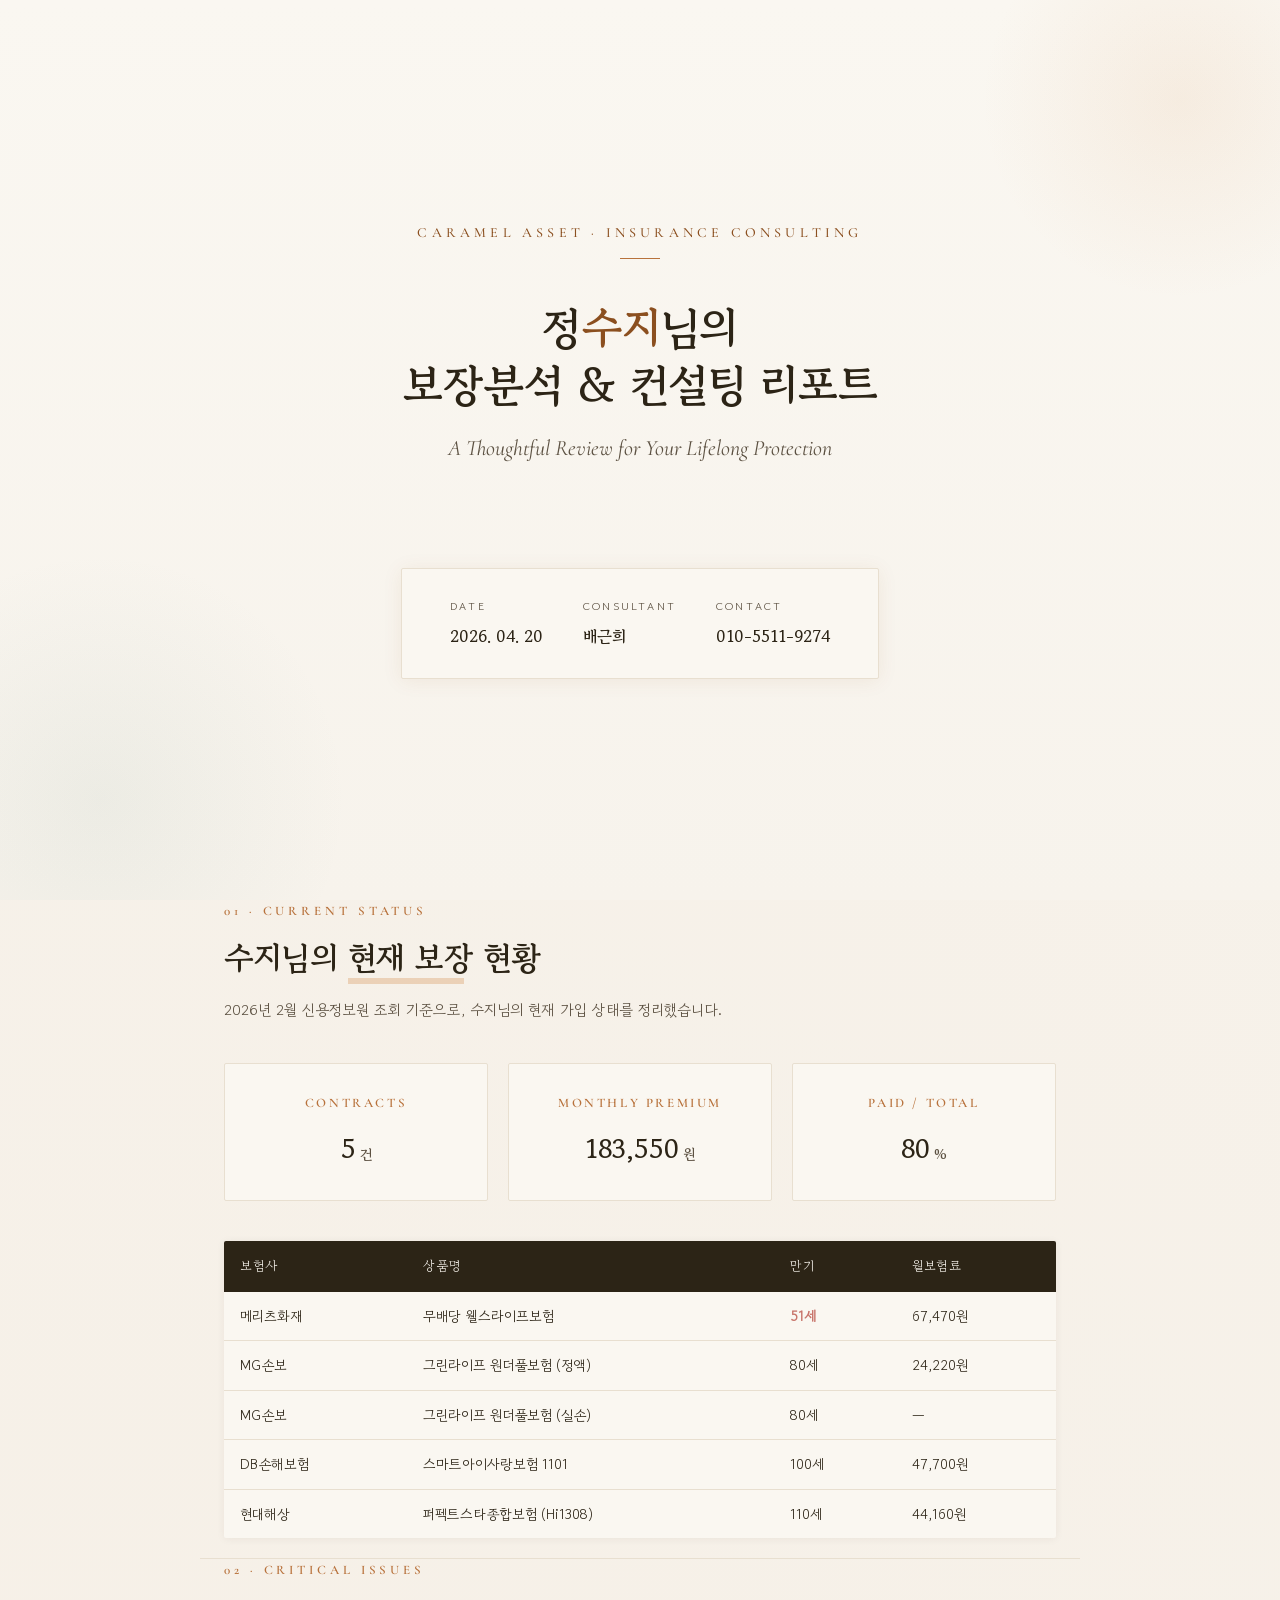
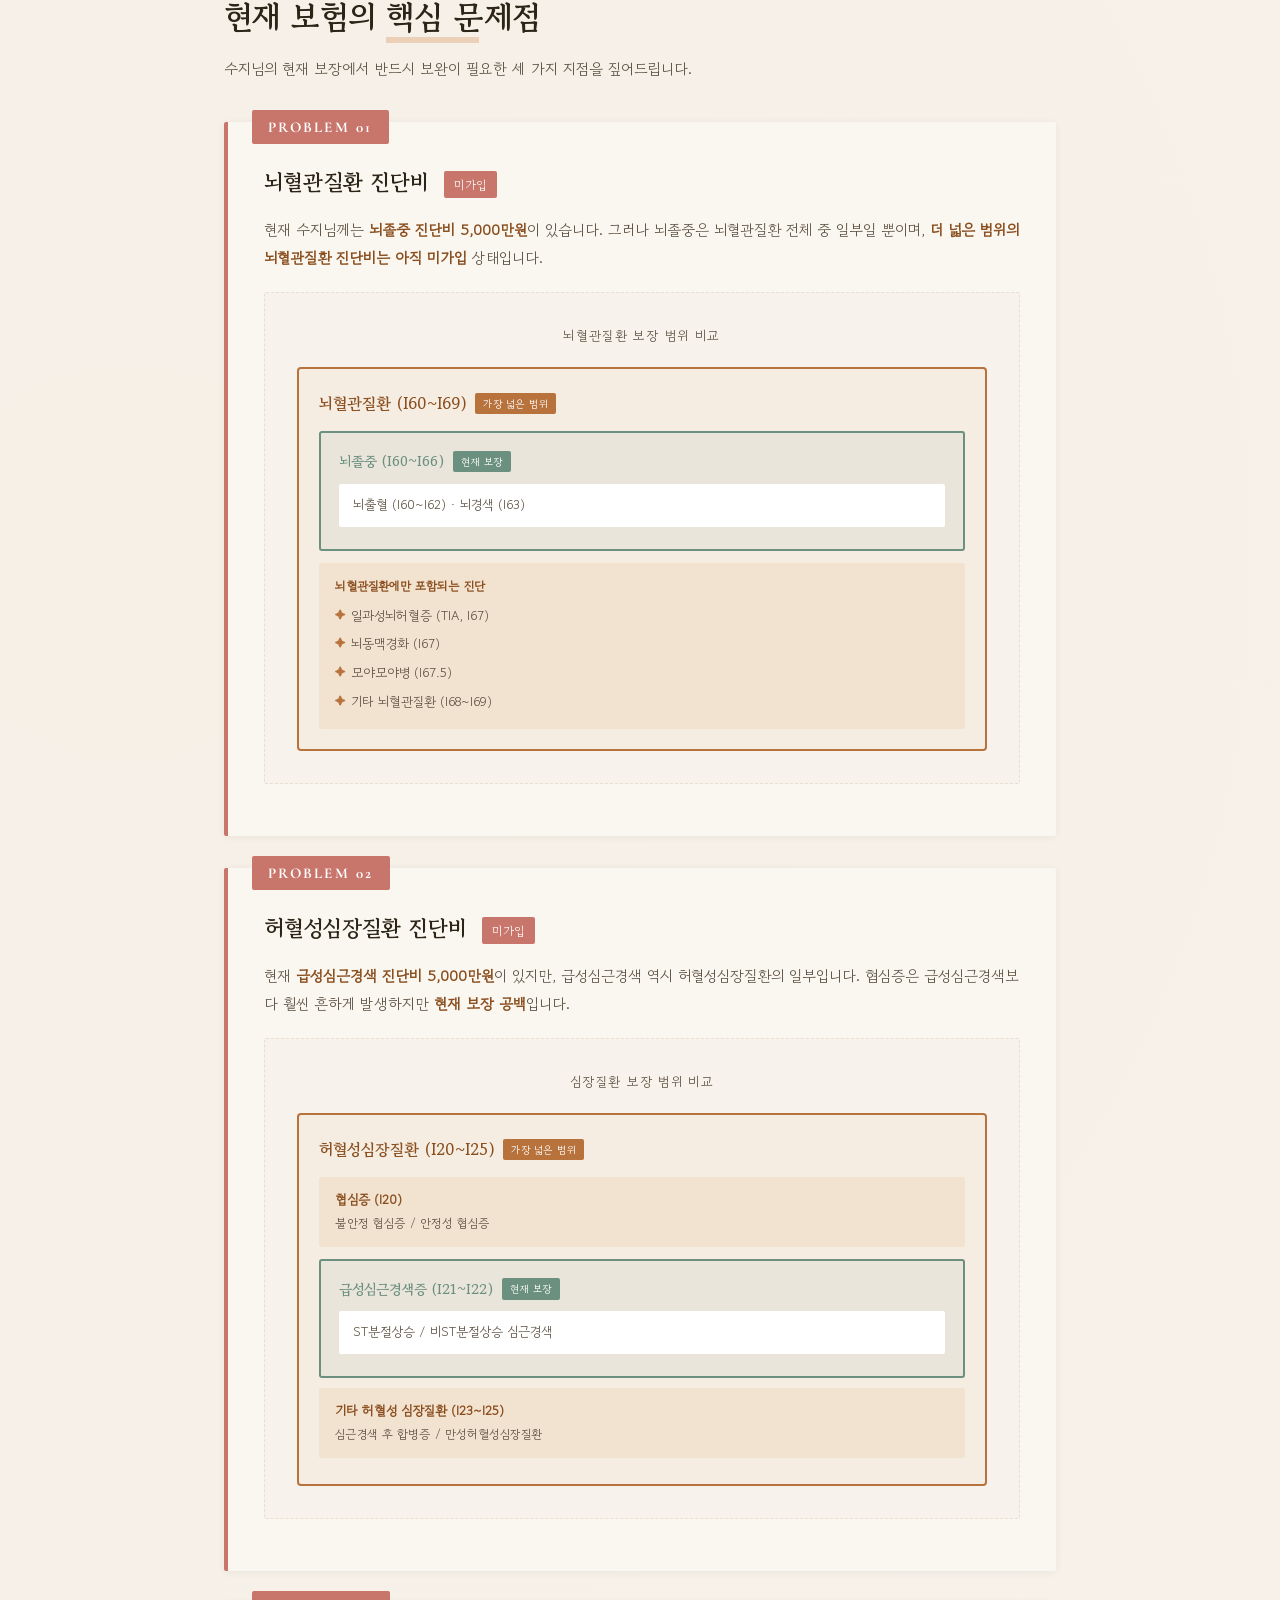
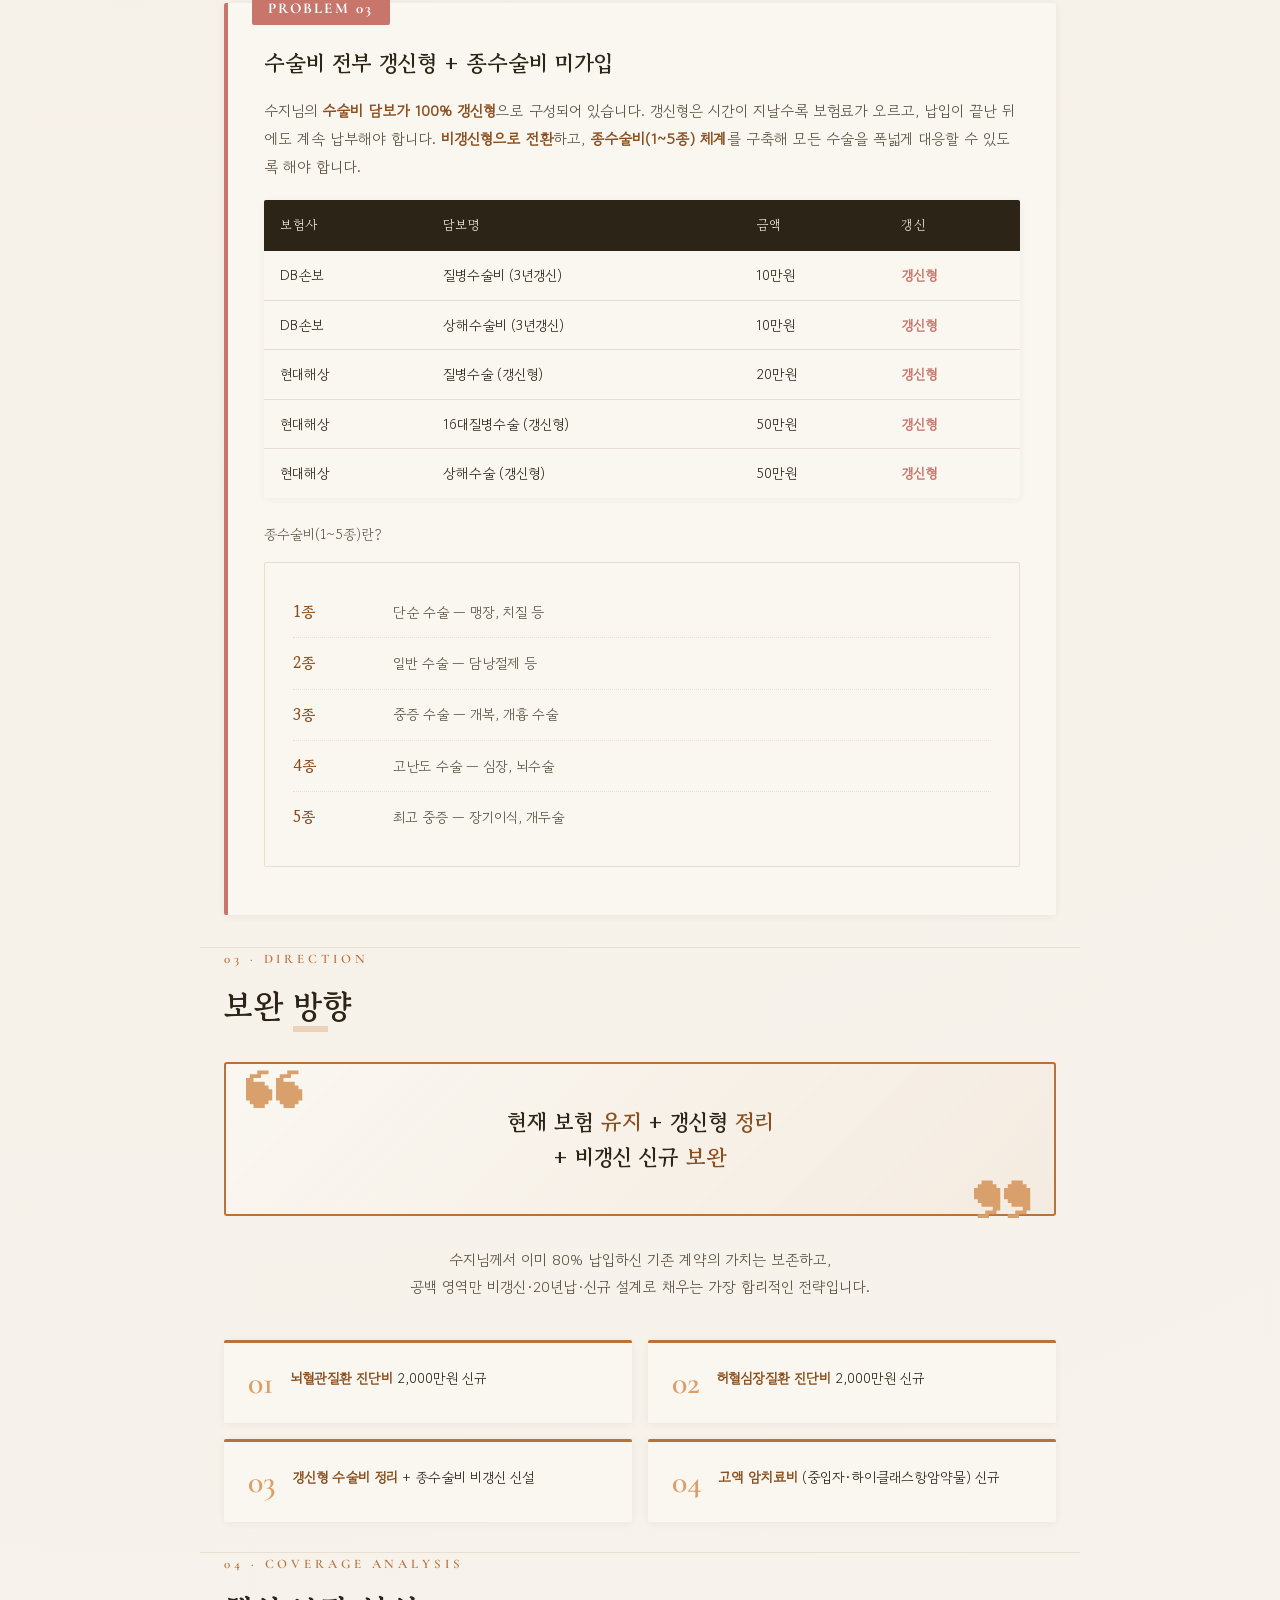
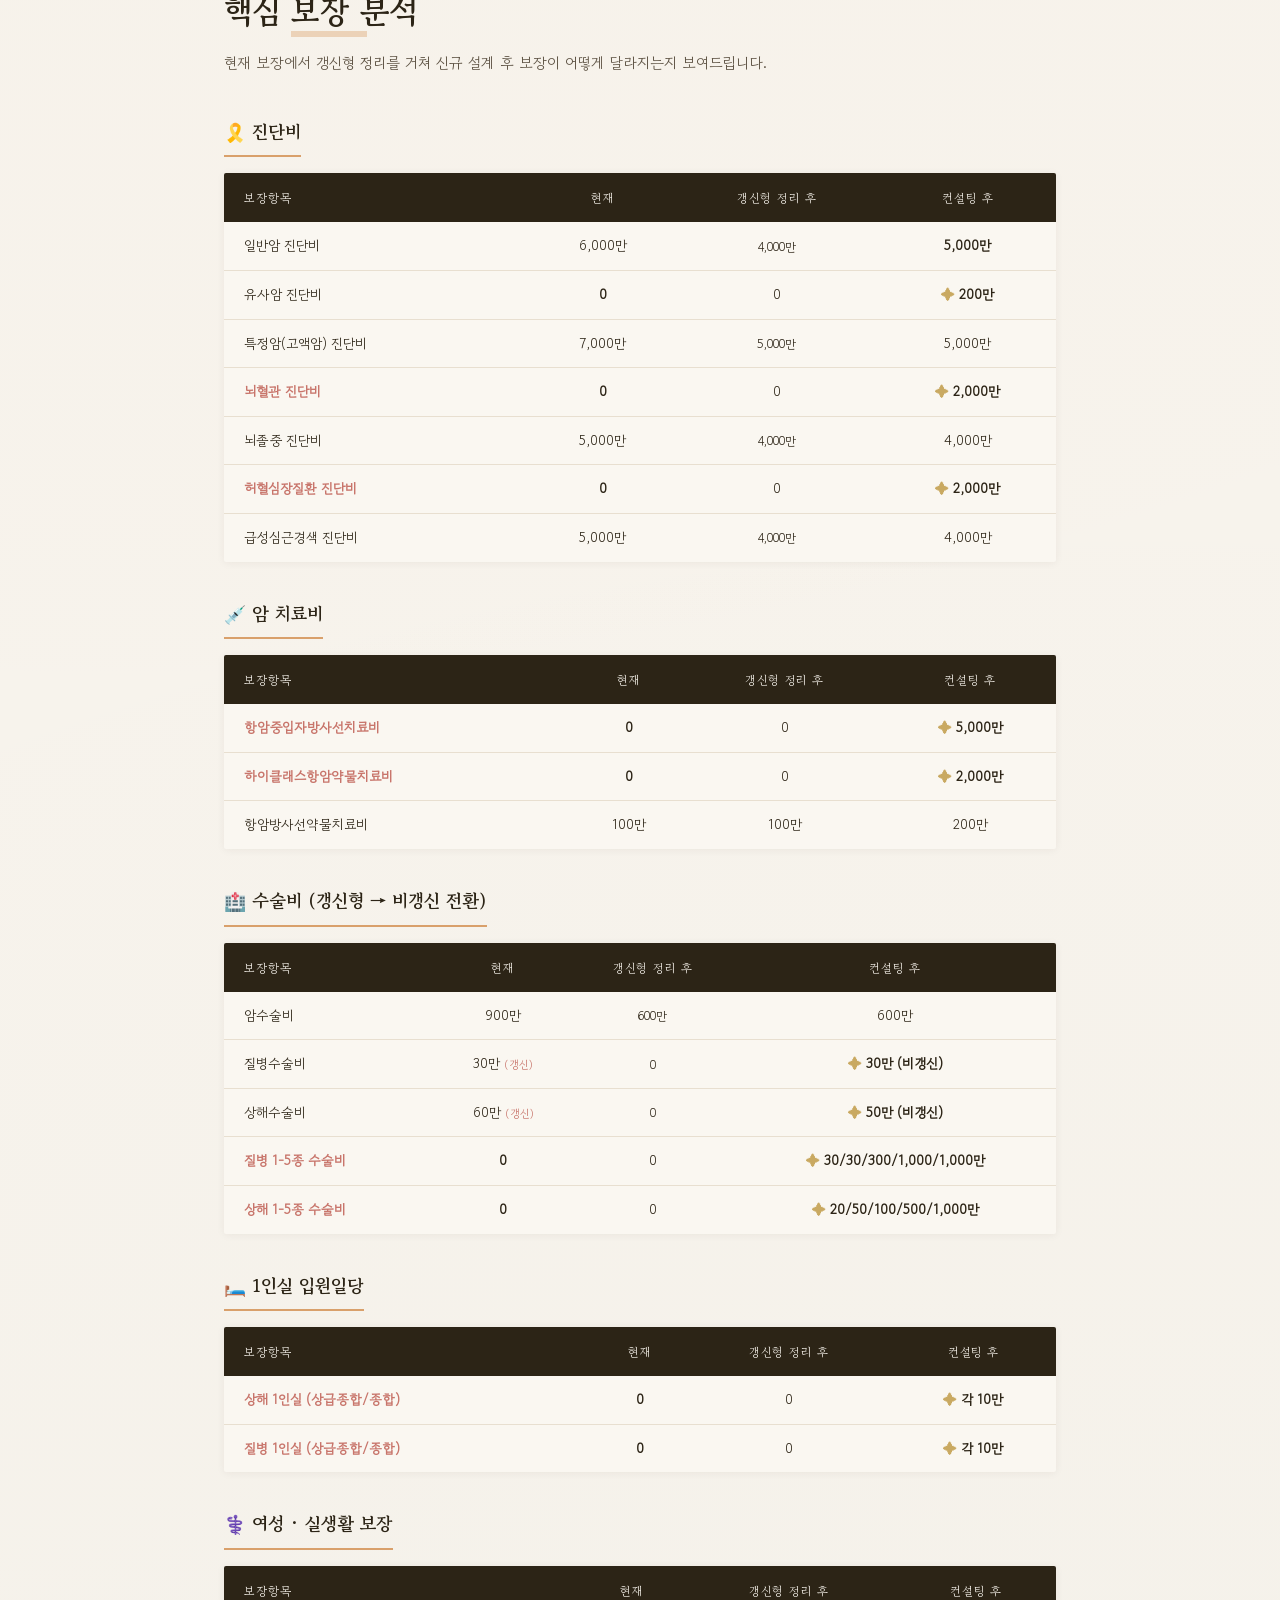
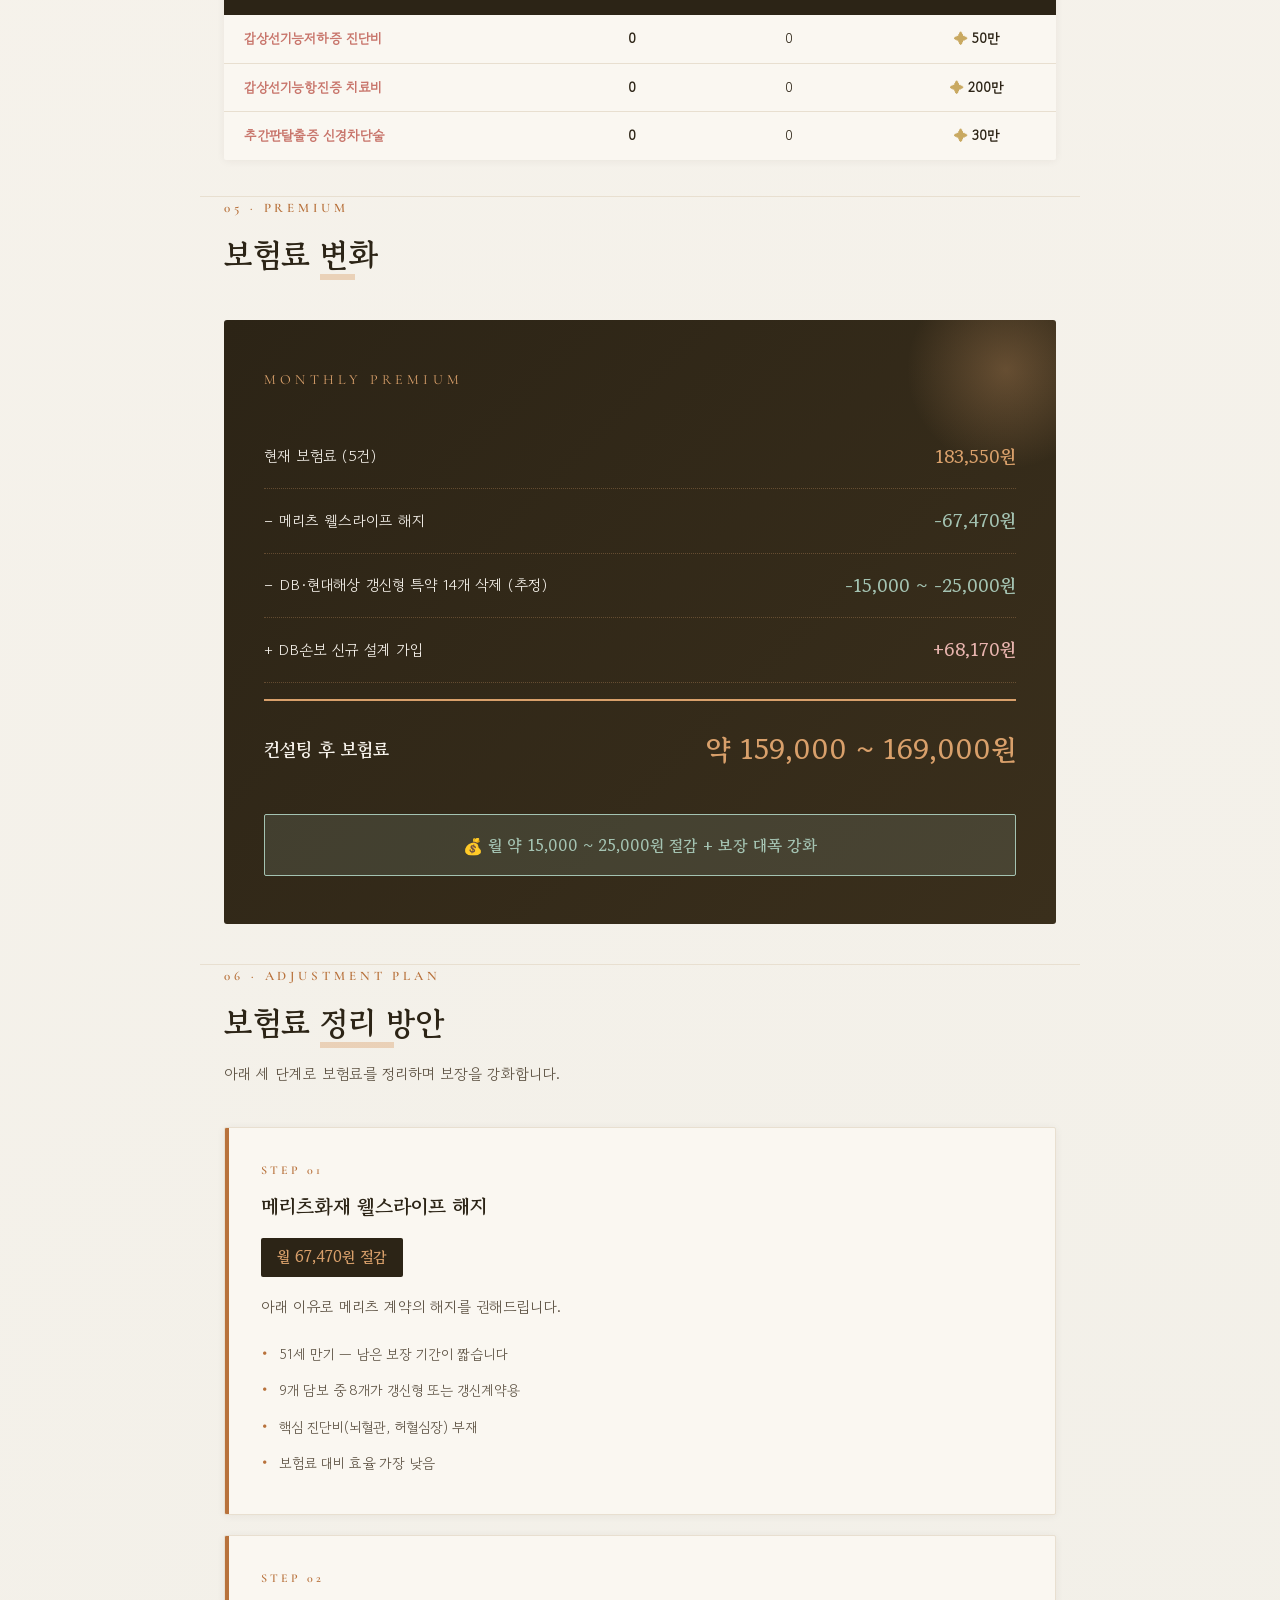
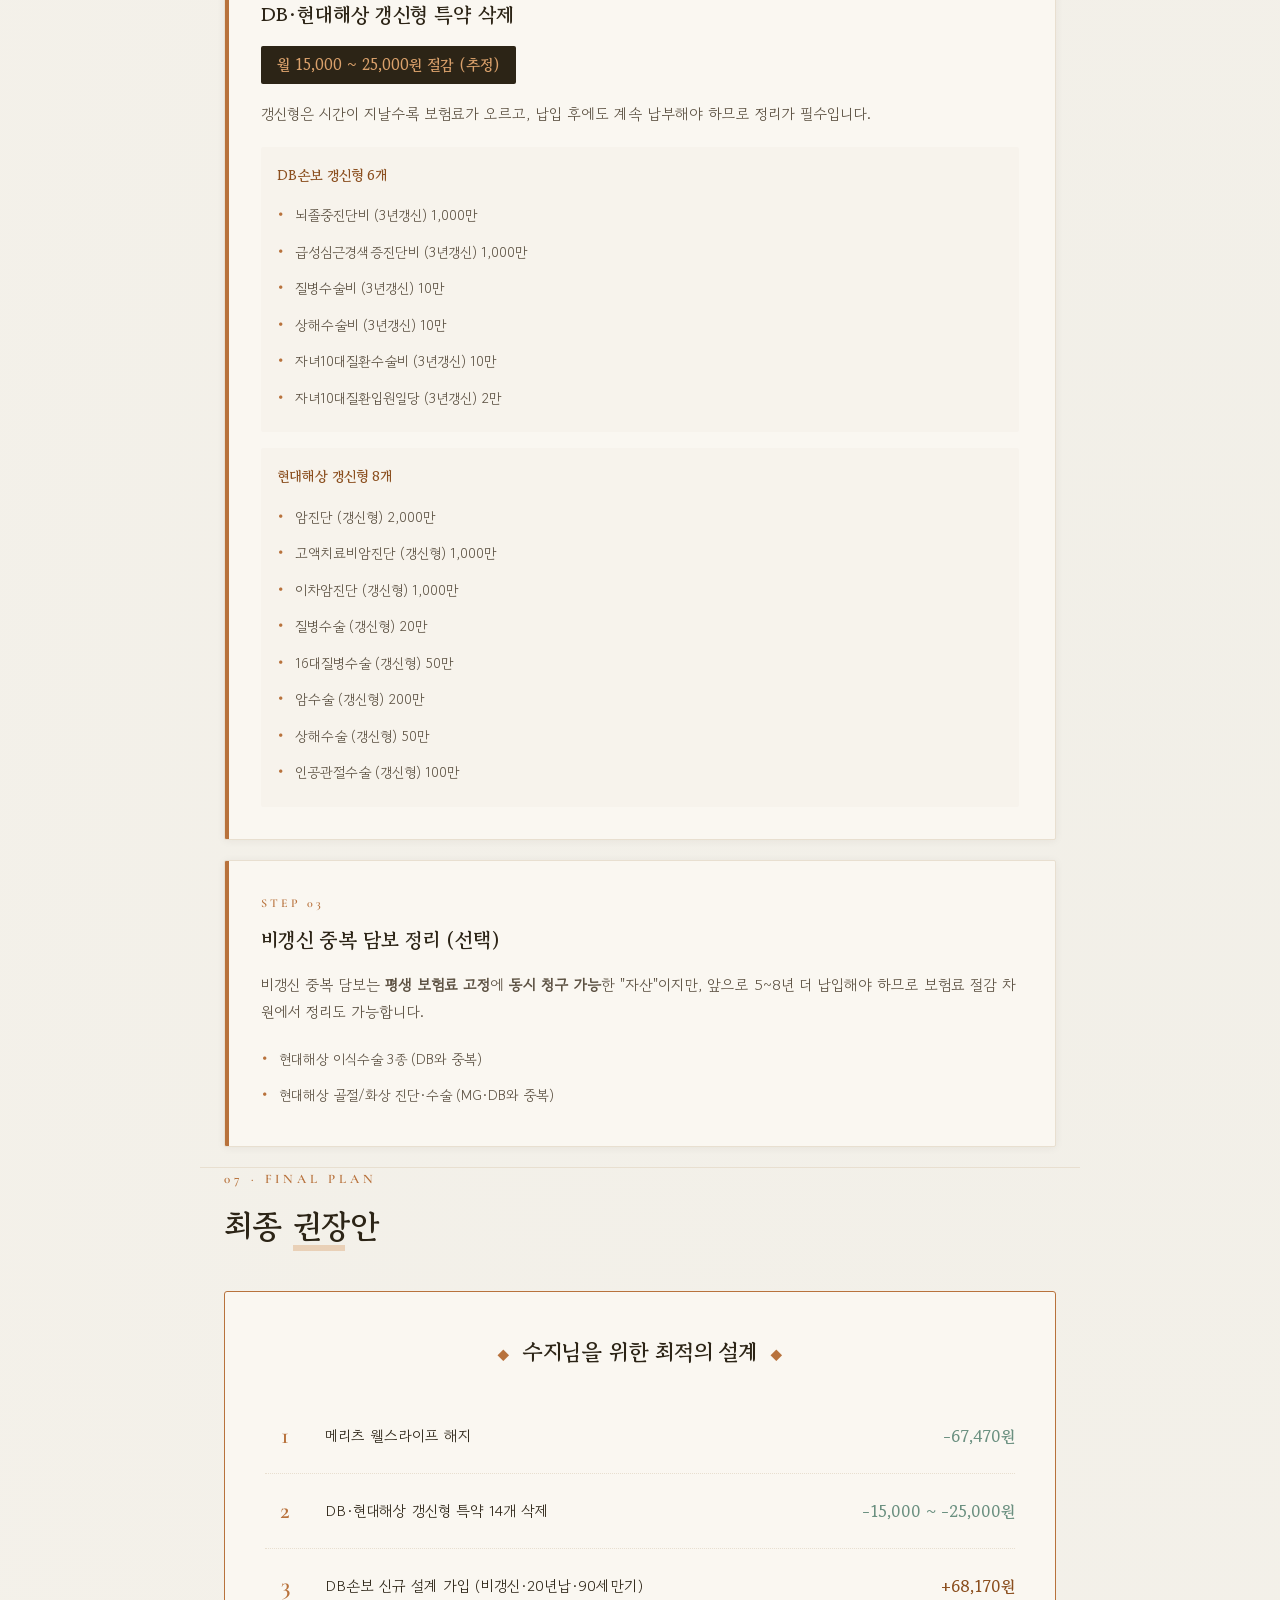
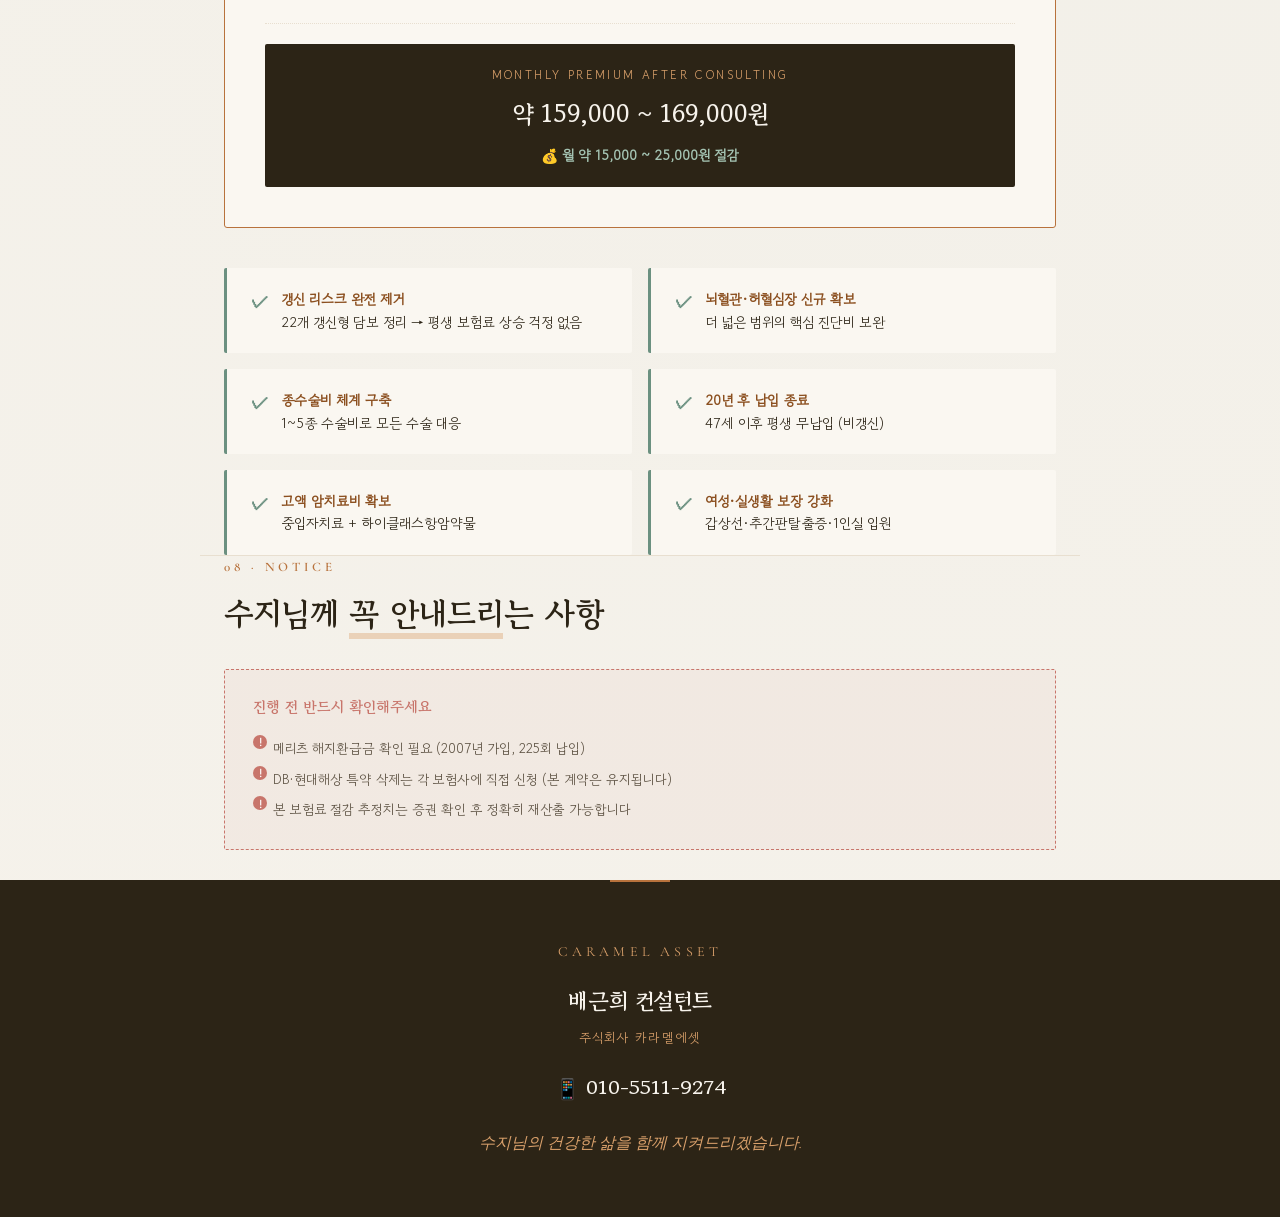
<file: 정수지님_보장분석_컨설팅_리포트.html>
<!DOCTYPE html>
<html lang="ko">
<head>
<meta charset="UTF-8">
<meta name="viewport" content="width=device-width, initial-scale=1.0, maximum-scale=5.0">
<meta name="theme-color" content="#2C2416">
<meta name="apple-mobile-web-app-capable" content="yes">
<meta name="apple-mobile-web-app-status-bar-style" content="black-translucent">
<title>정수지님 보장분석 & 컨설팅 리포트</title>
<link rel="preconnect" href="https://fonts.googleapis.com">
<link rel="preconnect" href="https://fonts.gstatic.com" crossorigin>
<link href="https://fonts.googleapis.com/css2?family=Gowun+Batang:wght@400;700&family=Gowun+Dodum&family=Cormorant+Garamond:wght@400;500;600;700&display=swap" rel="stylesheet">
<style>
  :root {
    --cream: #F7F3EC;
    --paper: #FAF7F1;
    --ink: #2C2416;
    --ink-soft: #5C5142;
    --caramel: #B8723C;
    --caramel-light: #D9A06B;
    --caramel-deep: #8B4F1F;
    --mint: #6B9080;
    --mint-light: #A4C3B2;
    --rose: #C8756B;
    --rose-light: #E8B4AE;
    --gold: #C9A961;
    --border: #E8DFD0;
    --shadow: 0 2px 20px rgba(139, 79, 31, 0.08);
    --shadow-soft: 0 1px 8px rgba(44, 36, 22, 0.06);
  }

  * { margin: 0; padding: 0; box-sizing: border-box; }

  body {
    font-family: 'Gowun Dodum', sans-serif;
    background: var(--cream);
    color: var(--ink);
    line-height: 1.75;
    font-size: 15px;
    background-image:
      radial-gradient(circle at 10% 20%, rgba(217, 160, 107, 0.04) 0%, transparent 40%),
      radial-gradient(circle at 90% 80%, rgba(107, 144, 128, 0.04) 0%, transparent 40%);
  }

  .container {
    max-width: 880px;
    margin: 0 auto;
    padding: 0 24px;
  }

  /* ===== COVER ===== */
  .cover {
    min-height: 100vh;
    display: flex;
    flex-direction: column;
    justify-content: center;
    align-items: center;
    text-align: center;
    padding: 60px 24px;
    background: linear-gradient(180deg, var(--paper) 0%, var(--cream) 100%);
    position: relative;
    overflow: hidden;
  }

  .cover::before {
    content: '';
    position: absolute;
    top: -100px;
    right: -100px;
    width: 400px;
    height: 400px;
    background: radial-gradient(circle, rgba(217, 160, 107, 0.12) 0%, transparent 70%);
    border-radius: 50%;
  }

  .cover::after {
    content: '';
    position: absolute;
    bottom: -150px;
    left: -150px;
    width: 500px;
    height: 500px;
    background: radial-gradient(circle, rgba(107, 144, 128, 0.08) 0%, transparent 70%);
    border-radius: 50%;
  }

  .cover-logo {
    font-family: 'Cormorant Garamond', serif;
    font-size: 14px;
    letter-spacing: 0.3em;
    color: var(--caramel-deep);
    margin-bottom: 40px;
    text-transform: uppercase;
    font-weight: 500;
    position: relative;
    z-index: 1;
  }

  .cover-logo::after {
    content: '';
    display: block;
    width: 40px;
    height: 1px;
    background: var(--caramel);
    margin: 12px auto 0;
  }

  .cover-title-kr {
    font-family: 'Gowun Batang', serif;
    font-size: 44px;
    font-weight: 700;
    color: var(--ink);
    margin-bottom: 16px;
    line-height: 1.3;
    position: relative;
    z-index: 1;
  }

  .cover-title-kr .highlight {
    color: var(--caramel-deep);
    position: relative;
  }

  .cover-subtitle {
    font-family: 'Cormorant Garamond', serif;
    font-size: 22px;
    font-style: italic;
    color: var(--ink-soft);
    margin-bottom: 60px;
    position: relative;
    z-index: 1;
  }

  .cover-meta {
    display: flex;
    gap: 40px;
    margin-top: 40px;
    padding: 28px 48px;
    background: var(--paper);
    border: 1px solid var(--border);
    border-radius: 2px;
    box-shadow: var(--shadow);
    position: relative;
    z-index: 1;
  }

  .cover-meta-item {
    text-align: left;
  }

  .cover-meta-label {
    font-size: 11px;
    letter-spacing: 0.2em;
    color: var(--ink-soft);
    text-transform: uppercase;
    margin-bottom: 6px;
  }

  .cover-meta-value {
    font-family: 'Gowun Batang', serif;
    font-size: 16px;
    color: var(--ink);
    font-weight: 700;
  }

  /* ===== SECTION ===== */
  section {
    padding: 80px 0;
    position: relative;
  }

  section + section {
    border-top: 1px solid var(--border);
  }

  .section-number {
    font-family: 'Cormorant Garamond', serif;
    font-size: 13px;
    letter-spacing: 0.3em;
    color: var(--caramel);
    text-transform: uppercase;
    margin-bottom: 12px;
    font-weight: 600;
  }

  .section-title {
    font-family: 'Gowun Batang', serif;
    font-size: 32px;
    font-weight: 700;
    color: var(--ink);
    margin-bottom: 12px;
    line-height: 1.4;
  }

  .section-title-accent {
    display: inline-block;
    position: relative;
    padding-bottom: 4px;
  }

  .section-title-accent::after {
    content: '';
    position: absolute;
    bottom: 0;
    left: 0;
    width: 60%;
    height: 6px;
    background: var(--caramel-light);
    opacity: 0.4;
    z-index: -1;
  }

  .section-description {
    font-size: 15px;
    color: var(--ink-soft);
    margin-bottom: 40px;
    line-height: 1.8;
  }

  /* ===== CURRENT STATUS ===== */
  .status-grid {
    display: grid;
    grid-template-columns: repeat(3, 1fr);
    gap: 20px;
    margin-bottom: 40px;
  }

  .status-card {
    background: var(--paper);
    border: 1px solid var(--border);
    padding: 28px 24px;
    border-radius: 2px;
    text-align: center;
    position: relative;
  }

  .status-card-label {
    font-family: 'Cormorant Garamond', serif;
    font-size: 13px;
    letter-spacing: 0.2em;
    color: var(--caramel);
    text-transform: uppercase;
    margin-bottom: 12px;
    font-weight: 600;
  }

  .status-card-value {
    font-family: 'Gowun Batang', serif;
    font-size: 26px;
    font-weight: 700;
    color: var(--ink);
  }

  .status-card-unit {
    font-size: 14px;
    color: var(--ink-soft);
    margin-left: 4px;
  }

  /* ===== PROBLEM ===== */
  .problem {
    background: var(--paper);
    border-left: 4px solid var(--rose);
    padding: 32px 36px;
    margin-bottom: 32px;
    border-radius: 2px;
    box-shadow: var(--shadow-soft);
    position: relative;
  }

  .problem-number {
    position: absolute;
    top: -12px;
    left: 24px;
    background: var(--rose);
    color: white;
    font-family: 'Cormorant Garamond', serif;
    font-weight: 700;
    font-size: 15px;
    padding: 4px 16px;
    letter-spacing: 0.15em;
    border-radius: 2px;
  }

  .problem-title {
    font-family: 'Gowun Batang', serif;
    font-size: 22px;
    color: var(--ink);
    margin-top: 8px;
    margin-bottom: 16px;
    font-weight: 700;
  }

  .problem-title .badge-missing {
    display: inline-block;
    background: var(--rose);
    color: white;
    font-size: 12px;
    padding: 3px 10px;
    border-radius: 2px;
    margin-left: 8px;
    font-weight: 500;
    letter-spacing: 0.05em;
    vertical-align: middle;
  }

  .problem-body {
    color: var(--ink-soft);
    margin-bottom: 20px;
    line-height: 1.85;
  }

  .problem-body strong {
    color: var(--caramel-deep);
    font-weight: 700;
  }

  /* ===== COVERAGE DIAGRAM ===== */
  .diagram {
    background: var(--cream);
    border: 1px dashed var(--border);
    padding: 32px;
    border-radius: 2px;
    margin: 20px 0;
  }

  .diagram-title {
    font-size: 13px;
    color: var(--ink-soft);
    margin-bottom: 20px;
    letter-spacing: 0.1em;
    text-align: center;
  }

  /* Nested box diagram for 뇌혈관 */
  .box-nest {
    position: relative;
  }

  .box-outer {
    border: 2px solid var(--caramel);
    background: rgba(217, 160, 107, 0.08);
    padding: 20px;
    border-radius: 4px;
    position: relative;
  }

  .box-outer > .box-label {
    font-family: 'Gowun Batang', serif;
    font-weight: 700;
    color: var(--caramel-deep);
    font-size: 16px;
    margin-bottom: 14px;
    display: flex;
    align-items: center;
    gap: 8px;
  }

  .box-outer > .box-label::after {
    content: '가장 넓은 범위';
    font-family: 'Gowun Dodum', sans-serif;
    font-size: 10px;
    background: var(--caramel);
    color: white;
    padding: 2px 8px;
    border-radius: 2px;
    font-weight: 400;
    letter-spacing: 0.05em;
  }

  .box-middle {
    border: 2px solid var(--mint);
    background: rgba(107, 144, 128, 0.08);
    padding: 16px 18px;
    border-radius: 3px;
    margin-top: 12px;
    position: relative;
  }

  .box-middle > .box-label {
    font-family: 'Gowun Batang', serif;
    font-weight: 700;
    color: var(--mint);
    font-size: 14px;
    margin-bottom: 10px;
    display: flex;
    align-items: center;
    gap: 8px;
  }

  .box-middle > .box-label::after {
    content: '현재 보장';
    font-family: 'Gowun Dodum', sans-serif;
    font-size: 10px;
    background: var(--mint);
    color: white;
    padding: 2px 8px;
    border-radius: 2px;
    font-weight: 400;
    letter-spacing: 0.05em;
  }

  .box-inner {
    background: white;
    padding: 10px 14px;
    border-radius: 2px;
    font-size: 13px;
    color: var(--ink-soft);
    margin-bottom: 6px;
  }

  .box-extra-list {
    margin-top: 12px;
    padding: 12px 16px;
    background: rgba(217, 160, 107, 0.15);
    border-radius: 3px;
  }

  .box-extra-list-title {
    font-size: 12px;
    color: var(--caramel-deep);
    font-weight: 700;
    margin-bottom: 6px;
  }

  .box-extra-list ul {
    list-style: none;
    padding-left: 0;
  }

  .box-extra-list li {
    font-size: 13px;
    color: var(--ink-soft);
    padding: 3px 0;
    padding-left: 16px;
    position: relative;
  }

  .box-extra-list li::before {
    content: '✦';
    color: var(--caramel);
    position: absolute;
    left: 0;
    top: 3px;
    font-size: 11px;
  }

  /* ===== TABLE ===== */
  .simple-table {
    width: 100%;
    border-collapse: collapse;
    background: var(--paper);
    box-shadow: var(--shadow-soft);
    border-radius: 2px;
    overflow: hidden;
    margin: 20px 0;
    font-size: 14px;
  }

  .simple-table th {
    background: var(--ink);
    color: var(--cream);
    padding: 14px 16px;
    font-weight: 500;
    font-size: 13px;
    letter-spacing: 0.05em;
    text-align: left;
    font-family: 'Gowun Batang', serif;
  }

  .simple-table td {
    padding: 12px 16px;
    border-bottom: 1px solid var(--border);
    color: var(--ink);
  }

  .simple-table tr:last-child td {
    border-bottom: none;
  }

  .simple-table .warn {
    color: var(--rose);
    font-weight: 700;
  }

  /* ===== SURGERY LIST ===== */
  .surgery-list {
    background: var(--paper);
    border: 1px solid var(--border);
    padding: 24px 28px;
    border-radius: 2px;
    margin: 16px 0;
  }

  .surgery-item {
    display: grid;
    grid-template-columns: 80px 1fr;
    gap: 20px;
    padding: 12px 0;
    border-bottom: 1px dotted var(--border);
    align-items: center;
  }

  .surgery-item:last-child {
    border-bottom: none;
  }

  .surgery-type {
    font-family: 'Gowun Batang', serif;
    font-weight: 700;
    color: var(--caramel-deep);
    font-size: 15px;
  }

  .surgery-desc {
    font-size: 14px;
    color: var(--ink-soft);
  }

  /* ===== DIRECTION BOX ===== */
  .direction-box {
    background: linear-gradient(135deg, var(--paper) 0%, rgba(217, 160, 107, 0.08) 100%);
    border: 2px solid var(--caramel);
    padding: 40px;
    border-radius: 3px;
    text-align: center;
    margin: 30px 0;
    position: relative;
  }

  .direction-box::before,
  .direction-box::after {
    content: '❝';
    position: absolute;
    font-family: 'Cormorant Garamond', serif;
    font-size: 60px;
    color: var(--caramel-light);
    line-height: 1;
  }

  .direction-box::before {
    top: 10px;
    left: 20px;
  }

  .direction-box::after {
    content: '❞';
    bottom: -30px;
    right: 20px;
  }

  .direction-title {
    font-family: 'Gowun Batang', serif;
    font-size: 22px;
    color: var(--ink);
    font-weight: 700;
    line-height: 1.6;
    position: relative;
    z-index: 1;
  }

  .direction-title .em {
    color: var(--caramel-deep);
  }

  /* ===== CORE POINTS ===== */
  .core-points {
    display: grid;
    grid-template-columns: repeat(2, 1fr);
    gap: 16px;
    margin: 30px 0;
  }

  .core-point {
    background: var(--paper);
    padding: 24px;
    border-radius: 2px;
    border-top: 3px solid var(--caramel);
    box-shadow: var(--shadow-soft);
    display: flex;
    gap: 16px;
    align-items: flex-start;
  }

  .core-point-num {
    font-family: 'Cormorant Garamond', serif;
    font-size: 32px;
    font-weight: 600;
    color: var(--caramel-light);
    line-height: 1;
  }

  .core-point-text {
    font-size: 14px;
    color: var(--ink);
    line-height: 1.6;
    font-weight: 500;
  }

  .core-point-text strong {
    color: var(--caramel-deep);
    font-weight: 700;
  }

  /* ===== COMPARISON TABLE ===== */
  .comp-section {
    margin-bottom: 36px;
  }

  .comp-section-title {
    font-family: 'Gowun Batang', serif;
    font-size: 18px;
    color: var(--ink);
    margin-bottom: 16px;
    padding-bottom: 8px;
    border-bottom: 2px solid var(--caramel-light);
    display: inline-block;
    font-weight: 700;
  }

  .comp-table {
    width: 100%;
    border-collapse: separate;
    border-spacing: 0;
    background: var(--paper);
    box-shadow: var(--shadow-soft);
    border-radius: 2px;
    overflow: hidden;
    font-size: 13.5px;
  }

  .comp-table th {
    background: var(--ink);
    color: var(--cream);
    padding: 14px 12px;
    font-weight: 500;
    font-size: 12px;
    letter-spacing: 0.08em;
    text-align: center;
    font-family: 'Gowun Batang', serif;
  }

  .comp-table th:first-child {
    text-align: left;
    padding-left: 20px;
  }

  .comp-table td {
    padding: 12px;
    border-bottom: 1px solid var(--border);
    text-align: center;
    color: var(--ink);
  }

  .comp-table td:first-child {
    text-align: left;
    padding-left: 20px;
    font-weight: 500;
  }

  .comp-table tr:last-child td {
    border-bottom: none;
  }

  .comp-table tr:hover td {
    background: rgba(217, 160, 107, 0.05);
  }

  .comp-missing {
    color: var(--rose);
    font-weight: 700;
  }

  .comp-decrease {
    color: var(--ink-soft);
    font-size: 12px;
  }

  .comp-new {
    color: var(--caramel-deep);
    font-weight: 700;
  }

  .comp-new::before {
    content: '✦ ';
    color: var(--gold);
  }

  /* ===== PRICE BOX ===== */
  .price-comparison {
    background: linear-gradient(135deg, #2C2416 0%, #3A2F1C 100%);
    color: var(--cream);
    padding: 48px 40px;
    border-radius: 3px;
    margin: 40px 0;
    position: relative;
    overflow: hidden;
  }

  .price-comparison::before {
    content: '';
    position: absolute;
    top: -50px;
    right: -50px;
    width: 200px;
    height: 200px;
    background: radial-gradient(circle, rgba(217, 160, 107, 0.3) 0%, transparent 70%);
    border-radius: 50%;
  }

  .price-title {
    font-family: 'Cormorant Garamond', serif;
    font-size: 14px;
    letter-spacing: 0.3em;
    color: var(--caramel-light);
    margin-bottom: 32px;
    text-transform: uppercase;
    position: relative;
  }

  .price-rows {
    position: relative;
  }

  .price-row {
    display: grid;
    grid-template-columns: 1fr auto;
    padding: 16px 0;
    border-bottom: 1px dotted rgba(217, 160, 107, 0.3);
    align-items: center;
  }

  .price-row:last-child {
    border-bottom: none;
  }

  .price-row.total {
    margin-top: 16px;
    padding-top: 24px;
    border-top: 2px solid var(--caramel-light);
    border-bottom: none;
  }

  .price-label {
    font-size: 15px;
    color: var(--cream);
  }

  .price-value {
    font-family: 'Gowun Batang', serif;
    font-size: 18px;
    color: var(--caramel-light);
    font-weight: 700;
  }

  .price-row.plus .price-value {
    color: var(--rose-light);
  }

  .price-row.minus .price-value {
    color: var(--mint-light);
  }

  .price-row.total .price-label {
    font-family: 'Gowun Batang', serif;
    font-size: 18px;
    font-weight: 700;
  }

  .price-row.total .price-value {
    font-size: 28px;
    color: var(--caramel-light);
  }

  .price-saving {
    background: rgba(164, 195, 178, 0.15);
    border: 1px solid var(--mint-light);
    padding: 16px 24px;
    border-radius: 2px;
    margin-top: 24px;
    text-align: center;
    font-family: 'Gowun Batang', serif;
    color: var(--mint-light);
    font-weight: 700;
    font-size: 16px;
  }

  /* ===== ACTIONS ===== */
  .action-card {
    background: var(--paper);
    border: 1px solid var(--border);
    padding: 32px 36px;
    margin-bottom: 20px;
    border-radius: 2px;
    box-shadow: var(--shadow-soft);
    position: relative;
    overflow: hidden;
  }

  .action-card::before {
    content: '';
    position: absolute;
    top: 0;
    left: 0;
    width: 4px;
    height: 100%;
    background: var(--caramel);
  }

  .action-step {
    font-family: 'Cormorant Garamond', serif;
    font-size: 12px;
    letter-spacing: 0.25em;
    color: var(--caramel);
    text-transform: uppercase;
    font-weight: 600;
    margin-bottom: 8px;
  }

  .action-title {
    font-family: 'Gowun Batang', serif;
    font-size: 20px;
    color: var(--ink);
    margin-bottom: 14px;
    font-weight: 700;
  }

  .action-amount {
    display: inline-block;
    background: var(--ink);
    color: var(--caramel-light);
    padding: 6px 16px;
    font-family: 'Gowun Batang', serif;
    font-weight: 700;
    font-size: 15px;
    border-radius: 2px;
    margin-bottom: 16px;
  }

  .action-desc {
    color: var(--ink-soft);
    margin-bottom: 16px;
    line-height: 1.8;
  }

  .action-list {
    list-style: none;
    padding: 0;
  }

  .action-list li {
    padding: 6px 0 6px 18px;
    color: var(--ink-soft);
    font-size: 14px;
    position: relative;
  }

  .action-list li::before {
    content: '•';
    position: absolute;
    left: 0;
    color: var(--caramel);
    font-weight: 700;
  }

  /* ===== FINAL SUMMARY ===== */
  .final-plan {
    background: var(--paper);
    border: 1px solid var(--caramel);
    padding: 40px;
    border-radius: 3px;
    margin: 40px 0;
  }

  .final-plan-title {
    font-family: 'Gowun Batang', serif;
    font-size: 22px;
    color: var(--ink);
    margin-bottom: 28px;
    text-align: center;
    font-weight: 700;
  }

  .final-plan-title::before,
  .final-plan-title::after {
    content: '◆';
    color: var(--caramel);
    margin: 0 12px;
    font-size: 14px;
    vertical-align: middle;
  }

  .plan-step {
    display: grid;
    grid-template-columns: 40px 1fr auto;
    gap: 20px;
    padding: 16px 0;
    border-bottom: 1px dotted var(--border);
    align-items: center;
  }

  .plan-step:last-of-type {
    border-bottom: 2px solid var(--ink);
  }

  .plan-step-num {
    font-family: 'Cormorant Garamond', serif;
    font-size: 24px;
    color: var(--caramel);
    font-weight: 600;
    text-align: center;
  }

  .plan-step-desc {
    font-size: 15px;
    color: var(--ink);
  }

  .plan-step-amount {
    font-family: 'Gowun Batang', serif;
    font-weight: 700;
    font-size: 16px;
    color: var(--caramel-deep);
  }

  .plan-step-amount.minus { color: var(--mint); }

  .plan-result {
    margin-top: 20px;
    padding: 20px;
    background: var(--ink);
    color: var(--cream);
    border-radius: 2px;
    text-align: center;
  }

  .plan-result-label {
    font-size: 12px;
    letter-spacing: 0.2em;
    color: var(--caramel-light);
    margin-bottom: 8px;
    text-transform: uppercase;
  }

  .plan-result-value {
    font-family: 'Gowun Batang', serif;
    font-size: 24px;
    font-weight: 700;
    color: var(--cream);
  }

  .plan-result-change {
    margin-top: 8px;
    font-size: 14px;
    color: var(--mint-light);
    font-weight: 700;
  }

  /* ===== VALUE LIST ===== */
  .value-grid {
    display: grid;
    grid-template-columns: repeat(2, 1fr);
    gap: 16px;
    margin-top: 24px;
  }

  .value-item {
    background: var(--paper);
    padding: 20px 24px;
    border-radius: 2px;
    border-left: 3px solid var(--mint);
    display: flex;
    gap: 12px;
    align-items: flex-start;
  }

  .value-check {
    color: var(--mint);
    font-weight: 700;
    font-size: 18px;
    line-height: 1;
    margin-top: 2px;
  }

  .value-text {
    font-size: 14px;
    color: var(--ink);
    line-height: 1.6;
  }

  .value-text strong {
    color: var(--caramel-deep);
    font-weight: 700;
  }

  /* ===== NOTICE ===== */
  .notice-box {
    background: rgba(200, 117, 107, 0.06);
    border: 1px dashed var(--rose);
    padding: 24px 28px;
    border-radius: 2px;
    margin: 30px 0;
  }

  .notice-title {
    font-family: 'Gowun Batang', serif;
    font-size: 15px;
    color: var(--rose);
    margin-bottom: 12px;
    font-weight: 700;
  }

  .notice-list {
    list-style: none;
  }

  .notice-list li {
    padding: 4px 0 4px 20px;
    font-size: 13.5px;
    color: var(--ink-soft);
    position: relative;
    line-height: 1.7;
  }

  .notice-list li::before {
    content: '!';
    position: absolute;
    left: 0;
    top: 2px;
    width: 14px;
    height: 14px;
    background: var(--rose);
    color: white;
    border-radius: 50%;
    font-size: 10px;
    display: flex;
    align-items: center;
    justify-content: center;
    font-weight: 700;
  }

  /* ===== FOOTER ===== */
  footer {
    background: var(--ink);
    color: var(--cream);
    padding: 60px 24px;
    text-align: center;
    margin-top: 0;
    position: relative;
    overflow: hidden;
  }

  footer::before {
    content: '';
    position: absolute;
    top: 0;
    left: 50%;
    transform: translateX(-50%);
    width: 60px;
    height: 2px;
    background: var(--caramel);
  }

  .footer-brand {
    font-family: 'Cormorant Garamond', serif;
    font-size: 14px;
    letter-spacing: 0.3em;
    color: var(--caramel-light);
    margin-bottom: 16px;
    text-transform: uppercase;
  }

  .footer-name {
    font-family: 'Gowun Batang', serif;
    font-size: 22px;
    margin-bottom: 8px;
    font-weight: 700;
  }

  .footer-role {
    font-size: 13px;
    color: var(--caramel-light);
    margin-bottom: 20px;
    letter-spacing: 0.1em;
  }

  .footer-contact {
    font-family: 'Gowun Batang', serif;
    font-size: 20px;
    font-weight: 700;
    color: var(--cream);
    margin-bottom: 24px;
  }

  .footer-message {
    font-family: 'Cormorant Garamond', serif;
    font-style: italic;
    font-size: 16px;
    color: var(--caramel-light);
  }

  /* ===== RESPONSIVE ===== */
  @media (max-width: 768px) {
    body { font-size: 14px; }
    .container { padding: 0 16px; }

    /* Cover */
    .cover { padding: 40px 16px; min-height: auto; padding-top: 60px; padding-bottom: 60px; }
    .cover-logo { font-size: 11px; margin-bottom: 28px; letter-spacing: 0.2em; }
    .cover-title-kr { font-size: 28px; margin-bottom: 12px; }
    .cover-subtitle { font-size: 15px; margin-bottom: 36px; padding: 0 10px; line-height: 1.5; }
    .cover-meta {
      flex-direction: column;
      gap: 14px;
      padding: 20px 24px;
      width: 100%;
      max-width: 320px;
    }
    .cover-meta-item { text-align: center; border-bottom: 1px dotted var(--border); padding-bottom: 12px; }
    .cover-meta-item:last-child { border-bottom: none; padding-bottom: 0; }
    .cover-meta-label { font-size: 10px; }
    .cover-meta-value { font-size: 15px; }

    /* Section */
    section { padding: 50px 0; }
    .section-number { font-size: 11px; margin-bottom: 10px; letter-spacing: 0.2em; }
    .section-title { font-size: 22px; line-height: 1.4; margin-bottom: 10px; }
    .section-description { font-size: 13.5px; margin-bottom: 28px; line-height: 1.7; }

    /* Status cards */
    .status-grid { grid-template-columns: 1fr; gap: 12px; margin-bottom: 28px; }
    .status-card { padding: 20px 16px; }
    .status-card-label { font-size: 11px; margin-bottom: 8px; }
    .status-card-value { font-size: 22px; }

    /* Simple table — stack on mobile */
    .simple-table {
      display: block;
      font-size: 13px;
      box-shadow: none;
      background: transparent;
    }
    .simple-table thead { display: none; }
    .simple-table tbody { display: block; }
    .simple-table tr {
      display: block;
      background: var(--paper);
      padding: 14px 16px;
      margin-bottom: 10px;
      border-radius: 3px;
      border: 1px solid var(--border);
      box-shadow: var(--shadow-soft);
    }
    .simple-table td {
      display: flex;
      justify-content: space-between;
      align-items: center;
      padding: 6px 0;
      border-bottom: 1px dotted var(--border);
      font-size: 13px;
    }
    .simple-table td:last-child { border-bottom: none; }
    .simple-table td::before {
      content: attr(data-label);
      font-size: 11px;
      color: var(--ink-soft);
      letter-spacing: 0.05em;
      margin-right: 12px;
      flex-shrink: 0;
    }

    /* Problem */
    .problem { padding: 24px 20px; margin-bottom: 24px; }
    .problem-number { font-size: 12px; padding: 3px 12px; left: 16px; }
    .problem-title { font-size: 18px; line-height: 1.5; }
    .problem-title .badge-missing {
      display: inline-block;
      margin-left: 0;
      margin-top: 6px;
      font-size: 11px;
    }
    .problem-body { font-size: 13.5px; line-height: 1.75; }

    /* Diagram */
    .diagram { padding: 20px 16px; }
    .diagram-title { font-size: 12px; margin-bottom: 16px; }
    .box-outer { padding: 14px; }
    .box-outer > .box-label { font-size: 14px; flex-wrap: wrap; gap: 6px; }
    .box-outer > .box-label::after { font-size: 9px; padding: 2px 6px; }
    .box-middle { padding: 12px 14px; }
    .box-middle > .box-label { font-size: 13px; flex-wrap: wrap; gap: 6px; }
    .box-middle > .box-label::after { font-size: 9px; padding: 2px 6px; }
    .box-inner { font-size: 12px; padding: 8px 12px; }
    .box-extra-list { padding: 10px 12px; }
    .box-extra-list-title { font-size: 11px; }
    .box-extra-list li { font-size: 12px; }

    /* Surgery list */
    .surgery-list { padding: 16px 18px; }
    .surgery-item { grid-template-columns: 60px 1fr; gap: 12px; padding: 10px 0; }
    .surgery-type { font-size: 13px; }
    .surgery-desc { font-size: 12.5px; }

    /* Direction box */
    .direction-box { padding: 32px 24px; }
    .direction-box::before, .direction-box::after { font-size: 40px; }
    .direction-box::before { top: 8px; left: 12px; }
    .direction-box::after { bottom: -20px; right: 12px; }
    .direction-title { font-size: 17px; line-height: 1.7; }

    /* Core points */
    .core-points { grid-template-columns: 1fr; gap: 12px; margin: 24px 0; }
    .core-point { padding: 20px; gap: 14px; }
    .core-point-num { font-size: 26px; }
    .core-point-text { font-size: 13.5px; }

    /* Comparison table — card layout on mobile */
    .comp-section { margin-bottom: 28px; }
    .comp-section-title { font-size: 16px; margin-bottom: 14px; }

    .comp-table {
      display: block;
      box-shadow: none;
      background: transparent;
      border-radius: 0;
      overflow: visible;
    }
    .comp-table thead { display: none; }
    .comp-table tbody { display: block; }
    .comp-table tr {
      display: grid;
      grid-template-columns: 1fr 1fr;
      background: var(--paper);
      padding: 14px 16px;
      margin-bottom: 10px;
      border-radius: 3px;
      border: 1px solid var(--border);
      box-shadow: var(--shadow-soft);
      gap: 8px 12px;
    }
    .comp-table tr:hover td { background: transparent; }
    .comp-table td {
      display: block;
      padding: 0;
      border-bottom: none;
      text-align: left;
      font-size: 13px;
    }
    .comp-table td:first-child {
      grid-column: 1 / -1;
      padding-left: 0;
      padding-bottom: 8px;
      margin-bottom: 6px;
      border-bottom: 1px dotted var(--border);
      font-weight: 700;
      font-size: 13.5px;
    }
    .comp-table td:not(:first-child)::before {
      content: attr(data-label);
      display: block;
      font-size: 10px;
      color: var(--ink-soft);
      letter-spacing: 0.05em;
      margin-bottom: 3px;
    }

    /* Price */
    .price-comparison { padding: 32px 24px; margin: 30px 0; }
    .price-title { font-size: 12px; margin-bottom: 24px; letter-spacing: 0.25em; }
    .price-row { padding: 12px 0; grid-template-columns: 1fr; gap: 4px; }
    .price-row.total { padding-top: 20px; }
    .price-label { font-size: 13px; }
    .price-value { font-size: 16px; text-align: right; }
    .price-row.total .price-label { font-size: 15px; }
    .price-row.total .price-value { font-size: 22px; }
    .price-saving { font-size: 13.5px; padding: 14px 18px; margin-top: 20px; line-height: 1.5; }

    /* Action cards */
    .action-card { padding: 24px 20px; margin-bottom: 16px; }
    .action-step { font-size: 11px; }
    .action-title { font-size: 17px; margin-bottom: 12px; line-height: 1.5; }
    .action-amount { font-size: 13px; padding: 5px 12px; }
    .action-desc { font-size: 13.5px; margin-bottom: 14px; line-height: 1.75; }
    .action-list li { font-size: 13px; padding: 5px 0 5px 16px; }

    /* Final plan */
    .final-plan { padding: 28px 20px; margin: 30px 0; }
    .final-plan-title { font-size: 18px; margin-bottom: 22px; line-height: 1.5; }
    .final-plan-title::before, .final-plan-title::after { display: block; margin: 6px auto; font-size: 12px; }
    .plan-step {
      grid-template-columns: 32px 1fr;
      gap: 10px;
      padding: 14px 0;
    }
    .plan-step-num { font-size: 20px; }
    .plan-step-desc { font-size: 13.5px; line-height: 1.5; }
    .plan-step-amount {
      grid-column: 1 / -1;
      text-align: right;
      padding-top: 0;
      font-size: 14px;
    }
    .plan-result { padding: 16px; margin-top: 16px; }
    .plan-result-label { font-size: 10px; letter-spacing: 0.15em; }
    .plan-result-value { font-size: 20px; line-height: 1.3; }
    .plan-result-change { font-size: 13px; margin-top: 6px; }

    /* Value grid */
    .value-grid { grid-template-columns: 1fr; gap: 10px; margin-top: 20px; }
    .value-item { padding: 16px 20px; gap: 10px; }
    .value-check { font-size: 16px; }
    .value-text { font-size: 13px; line-height: 1.55; }

    /* Notice */
    .notice-box { padding: 20px 22px; margin: 24px 0; }
    .notice-title { font-size: 14px; margin-bottom: 10px; }
    .notice-list li { font-size: 12.5px; line-height: 1.6; }

    /* Footer */
    footer { padding: 48px 20px; }
    .footer-brand { font-size: 12px; letter-spacing: 0.25em; }
    .footer-name { font-size: 19px; }
    .footer-role { font-size: 12px; }
    .footer-contact { font-size: 18px; margin-bottom: 20px; }
    .footer-message { font-size: 14px; padding: 0 10px; line-height: 1.5; }
  }

  @media (max-width: 380px) {
    .cover-title-kr { font-size: 24px; }
    .section-title { font-size: 20px; }
    .price-row.total .price-value { font-size: 19px; }
    .plan-result-value { font-size: 17px; }
  }

  /* ===== ANIMATIONS ===== */
  .fade-in {
    animation: fadeIn 1s ease-out;
  }

  @keyframes fadeIn {
    from { opacity: 0; transform: translateY(20px); }
    to { opacity: 1; transform: translateY(0); }
  }
</style>
</head>
<body>

<!-- ============ COVER ============ -->
<div class="cover">
  <div class="cover-logo">Caramel Asset · Insurance Consulting</div>

  <h1 class="cover-title-kr">
    정<span class="highlight">수지</span>님의<br>
    보장분석 & 컨설팅 리포트
  </h1>
  <p class="cover-subtitle">A Thoughtful Review for Your Lifelong Protection</p>

  <div class="cover-meta">
    <div class="cover-meta-item">
      <div class="cover-meta-label">Date</div>
      <div class="cover-meta-value">2026. 04. 20</div>
    </div>
    <div class="cover-meta-item">
      <div class="cover-meta-label">Consultant</div>
      <div class="cover-meta-value">배근희</div>
    </div>
    <div class="cover-meta-item">
      <div class="cover-meta-label">Contact</div>
      <div class="cover-meta-value">010-5511-9274</div>
    </div>
  </div>
</div>

<!-- ============ 01. 현황 ============ -->
<section class="container">
  <div class="section-number">01 · Current Status</div>
  <h2 class="section-title">수지님의 <span class="section-title-accent">현재 보장 현황</span></h2>
  <p class="section-description">
    2026년 2월 신용정보원 조회 기준으로, 수지님의 현재 가입 상태를 정리했습니다.
  </p>

  <div class="status-grid">
    <div class="status-card">
      <div class="status-card-label">Contracts</div>
      <div class="status-card-value">5<span class="status-card-unit">건</span></div>
    </div>
    <div class="status-card">
      <div class="status-card-label">Monthly Premium</div>
      <div class="status-card-value">183,550<span class="status-card-unit">원</span></div>
    </div>
    <div class="status-card">
      <div class="status-card-label">Paid / Total</div>
      <div class="status-card-value">80<span class="status-card-unit">%</span></div>
    </div>
  </div>

  <table class="simple-table">
    <thead>
      <tr>
        <th>보험사</th>
        <th>상품명</th>
        <th>만기</th>
        <th>월보험료</th>
      </tr>
    </thead>
    <tbody>
      <tr>
        <td data-label="보험사">메리츠화재</td>
        <td data-label="상품명">무배당 웰스라이프보험</td>
        <td data-label="만기" class="warn">51세</td>
        <td data-label="월보험료">67,470원</td>
      </tr>
      <tr>
        <td data-label="보험사">MG손보</td>
        <td data-label="상품명">그린라이프 원더풀보험 (정액)</td>
        <td data-label="만기">80세</td>
        <td data-label="월보험료">24,220원</td>
      </tr>
      <tr>
        <td data-label="보험사">MG손보</td>
        <td data-label="상품명">그린라이프 원더풀보험 (실손)</td>
        <td data-label="만기">80세</td>
        <td data-label="월보험료">—</td>
      </tr>
      <tr>
        <td data-label="보험사">DB손해보험</td>
        <td data-label="상품명">스마트아이사랑보험 1101</td>
        <td data-label="만기">100세</td>
        <td data-label="월보험료">47,700원</td>
      </tr>
      <tr>
        <td data-label="보험사">현대해상</td>
        <td data-label="상품명">퍼펙트스타종합보험 (Hi1308)</td>
        <td data-label="만기">110세</td>
        <td data-label="월보험료">44,160원</td>
      </tr>
    </tbody>
  </table>
</section>

<!-- ============ 02. 문제점 ============ -->
<section class="container">
  <div class="section-number">02 · Critical Issues</div>
  <h2 class="section-title">현재 보험의 <span class="section-title-accent">핵심 문제점</span></h2>
  <p class="section-description">
    수지님의 현재 보장에서 반드시 보완이 필요한 세 가지 지점을 짚어드립니다.
  </p>

  <!-- 문제점 1 -->
  <div class="problem">
    <div class="problem-number">PROBLEM 01</div>
    <h3 class="problem-title">
      뇌혈관질환 진단비
      <span class="badge-missing">미가입</span>
    </h3>
    <p class="problem-body">
      현재 수지님께는 <strong>뇌졸중 진단비 5,000만원</strong>이 있습니다.
      그러나 뇌졸중은 뇌혈관질환 전체 중 일부일 뿐이며,
      <strong>더 넓은 범위의 뇌혈관질환 진단비는 아직 미가입</strong> 상태입니다.
    </p>

    <div class="diagram">
      <div class="diagram-title">뇌혈관질환 보장 범위 비교</div>

      <div class="box-nest">
        <div class="box-outer">
          <div class="box-label">뇌혈관질환 (I60~I69)</div>

          <div class="box-middle">
            <div class="box-label">뇌졸중 (I60~I66)</div>
            <div class="box-inner">뇌출혈 (I60~I62) · 뇌경색 (I63)</div>
          </div>

          <div class="box-extra-list">
            <div class="box-extra-list-title">뇌혈관질환에만 포함되는 진단</div>
            <ul>
              <li>일과성뇌허혈증 (TIA, I67)</li>
              <li>뇌동맥경화 (I67)</li>
              <li>모야모야병 (I67.5)</li>
              <li>기타 뇌혈관질환 (I68~I69)</li>
            </ul>
          </div>
        </div>
      </div>
    </div>
  </div>

  <!-- 문제점 2 -->
  <div class="problem">
    <div class="problem-number">PROBLEM 02</div>
    <h3 class="problem-title">
      허혈성심장질환 진단비
      <span class="badge-missing">미가입</span>
    </h3>
    <p class="problem-body">
      현재 <strong>급성심근경색 진단비 5,000만원</strong>이 있지만,
      급성심근경색 역시 허혈성심장질환의 일부입니다.
      협심증은 급성심근경색보다 훨씬 흔하게 발생하지만 <strong>현재 보장 공백</strong>입니다.
    </p>

    <div class="diagram">
      <div class="diagram-title">심장질환 보장 범위 비교</div>

      <div class="box-nest">
        <div class="box-outer">
          <div class="box-label">허혈성심장질환 (I20~I25)</div>

          <div class="box-inner" style="background: rgba(217, 160, 107, 0.15); padding: 12px 16px; margin-bottom: 10px;">
            <strong style="color: var(--caramel-deep);">협심증 (I20)</strong><br>
            <span style="font-size: 12px;">불안정 협심증 / 안정성 협심증</span>
          </div>

          <div class="box-middle">
            <div class="box-label">급성심근경색증 (I21~I22)</div>
            <div class="box-inner">ST분절상승 / 비ST분절상승 심근경색</div>
          </div>

          <div class="box-inner" style="background: rgba(217, 160, 107, 0.15); padding: 12px 16px; margin-top: 10px;">
            <strong style="color: var(--caramel-deep);">기타 허혈성 심장질환 (I23~I25)</strong><br>
            <span style="font-size: 12px;">심근경색 후 합병증 / 만성허혈성심장질환</span>
          </div>
        </div>
      </div>
    </div>
  </div>

  <!-- 문제점 3 -->
  <div class="problem">
    <div class="problem-number">PROBLEM 03</div>
    <h3 class="problem-title">
      수술비 전부 갱신형 + 종수술비 미가입
    </h3>
    <p class="problem-body">
      수지님의 <strong>수술비 담보가 100% 갱신형</strong>으로 구성되어 있습니다.
      갱신형은 시간이 지날수록 보험료가 오르고, 납입이 끝난 뒤에도 계속 납부해야 합니다.
      <strong>비갱신형으로 전환</strong>하고, <strong>종수술비(1~5종) 체계</strong>를 구축해 모든 수술을 폭넓게 대응할 수 있도록 해야 합니다.
    </p>

    <table class="simple-table" style="margin-top: 16px;">
      <thead>
        <tr>
          <th>보험사</th>
          <th>담보명</th>
          <th>금액</th>
          <th>갱신</th>
        </tr>
      </thead>
      <tbody>
        <tr>
          <td data-label="보험사">DB손보</td>
          <td data-label="담보명">질병수술비 (3년갱신)</td>
          <td data-label="금액">10만원</td>
          <td data-label="갱신" class="warn">갱신형</td>
        </tr>
        <tr>
          <td data-label="보험사">DB손보</td>
          <td data-label="담보명">상해수술비 (3년갱신)</td>
          <td data-label="금액">10만원</td>
          <td data-label="갱신" class="warn">갱신형</td>
        </tr>
        <tr>
          <td data-label="보험사">현대해상</td>
          <td data-label="담보명">질병수술 (갱신형)</td>
          <td data-label="금액">20만원</td>
          <td data-label="갱신" class="warn">갱신형</td>
        </tr>
        <tr>
          <td data-label="보험사">현대해상</td>
          <td data-label="담보명">16대질병수술 (갱신형)</td>
          <td data-label="금액">50만원</td>
          <td data-label="갱신" class="warn">갱신형</td>
        </tr>
        <tr>
          <td data-label="보험사">현대해상</td>
          <td data-label="담보명">상해수술 (갱신형)</td>
          <td data-label="금액">50만원</td>
          <td data-label="갱신" class="warn">갱신형</td>
        </tr>
      </tbody>
    </table>

    <div style="margin-top: 24px;">
      <div style="font-family: 'Gowun Batang', serif; font-size: 14px; color: var(--ink-soft); margin-bottom: 12px;">종수술비(1~5종)란?</div>
      <div class="surgery-list">
        <div class="surgery-item">
          <div class="surgery-type">1종</div>
          <div class="surgery-desc">단순 수술 — 맹장, 치질 등</div>
        </div>
        <div class="surgery-item">
          <div class="surgery-type">2종</div>
          <div class="surgery-desc">일반 수술 — 담낭절제 등</div>
        </div>
        <div class="surgery-item">
          <div class="surgery-type">3종</div>
          <div class="surgery-desc">중증 수술 — 개복, 개흉 수술</div>
        </div>
        <div class="surgery-item">
          <div class="surgery-type">4종</div>
          <div class="surgery-desc">고난도 수술 — 심장, 뇌수술</div>
        </div>
        <div class="surgery-item">
          <div class="surgery-type">5종</div>
          <div class="surgery-desc">최고 중증 — 장기이식, 개두술</div>
        </div>
      </div>
    </div>
  </div>
</section>

<!-- ============ 03. 방향 ============ -->
<section class="container">
  <div class="section-number">03 · Direction</div>
  <h2 class="section-title">보완 <span class="section-title-accent">방향</span></h2>

  <div class="direction-box">
    <div class="direction-title">
      현재 보험 <span class="em">유지</span> + 갱신형 <span class="em">정리</span><br>
      + 비갱신 신규 <span class="em">보완</span>
    </div>
  </div>

  <p class="section-description" style="text-align: center;">
    수지님께서 이미 80% 납입하신 기존 계약의 가치는 보존하고,<br>
    공백 영역만 비갱신·20년납·신규 설계로 채우는 가장 합리적인 전략입니다.
  </p>

  <div class="core-points">
    <div class="core-point">
      <div class="core-point-num">01</div>
      <div class="core-point-text">
        <strong>뇌혈관질환 진단비</strong> 2,000만원 신규
      </div>
    </div>
    <div class="core-point">
      <div class="core-point-num">02</div>
      <div class="core-point-text">
        <strong>허혈심장질환 진단비</strong> 2,000만원 신규
      </div>
    </div>
    <div class="core-point">
      <div class="core-point-num">03</div>
      <div class="core-point-text">
        <strong>갱신형 수술비 정리</strong> + 종수술비 비갱신 신설
      </div>
    </div>
    <div class="core-point">
      <div class="core-point-num">04</div>
      <div class="core-point-text">
        <strong>고액 암치료비</strong> (중입자·하이클래스항암약물) 신규
      </div>
    </div>
  </div>
</section>

<!-- ============ 04. 핵심 보장 분석 ============ -->
<section class="container">
  <div class="section-number">04 · Coverage Analysis</div>
  <h2 class="section-title">핵심 <span class="section-title-accent">보장 분석</span></h2>
  <p class="section-description">
    현재 보장에서 갱신형 정리를 거쳐 신규 설계 후 보장이 어떻게 달라지는지 보여드립니다.
  </p>

  <!-- 진단비 -->
  <div class="comp-section">
    <h3 class="comp-section-title">🎗️ 진단비</h3>
    <table class="comp-table">
      <thead>
        <tr>
          <th>보장항목</th>
          <th>현재</th>
          <th>갱신형 정리 후</th>
          <th>컨설팅 후</th>
        </tr>
      </thead>
      <tbody>
        <tr>
          <td>일반암 진단비</td>
          <td data-label="현재">6,000만</td>
          <td data-label="갱신형 정리 후" class="comp-decrease">4,000만</td>
          <td data-label="컨설팅 후"><strong>5,000만</strong></td>
        </tr>
        <tr>
          <td>유사암 진단비</td>
          <td data-label="현재" class="comp-missing">0</td>
          <td data-label="갱신형 정리 후">0</td>
          <td data-label="컨설팅 후" class="comp-new">200만</td>
        </tr>
        <tr>
          <td>특정암(고액암) 진단비</td>
          <td data-label="현재">7,000만</td>
          <td data-label="갱신형 정리 후" class="comp-decrease">5,000만</td>
          <td data-label="컨설팅 후">5,000만</td>
        </tr>
        <tr>
          <td><strong style="color: var(--rose);">뇌혈관 진단비</strong></td>
          <td data-label="현재" class="comp-missing">0</td>
          <td data-label="갱신형 정리 후">0</td>
          <td data-label="컨설팅 후" class="comp-new">2,000만</td>
        </tr>
        <tr>
          <td>뇌졸중 진단비</td>
          <td data-label="현재">5,000만</td>
          <td data-label="갱신형 정리 후" class="comp-decrease">4,000만</td>
          <td data-label="컨설팅 후">4,000만</td>
        </tr>
        <tr>
          <td><strong style="color: var(--rose);">허혈심장질환 진단비</strong></td>
          <td data-label="현재" class="comp-missing">0</td>
          <td data-label="갱신형 정리 후">0</td>
          <td data-label="컨설팅 후" class="comp-new">2,000만</td>
        </tr>
        <tr>
          <td>급성심근경색 진단비</td>
          <td data-label="현재">5,000만</td>
          <td data-label="갱신형 정리 후" class="comp-decrease">4,000만</td>
          <td data-label="컨설팅 후">4,000만</td>
        </tr>
      </tbody>
    </table>
  </div>

  <!-- 암 치료비 -->
  <div class="comp-section">
    <h3 class="comp-section-title">💉 암 치료비</h3>
    <table class="comp-table">
      <thead>
        <tr>
          <th>보장항목</th>
          <th>현재</th>
          <th>갱신형 정리 후</th>
          <th>컨설팅 후</th>
        </tr>
      </thead>
      <tbody>
        <tr>
          <td><strong style="color: var(--rose);">항암중입자방사선치료비</strong></td>
          <td data-label="현재" class="comp-missing">0</td>
          <td data-label="갱신형 정리 후">0</td>
          <td data-label="컨설팅 후" class="comp-new">5,000만</td>
        </tr>
        <tr>
          <td><strong style="color: var(--rose);">하이클래스항암약물치료비</strong></td>
          <td data-label="현재" class="comp-missing">0</td>
          <td data-label="갱신형 정리 후">0</td>
          <td data-label="컨설팅 후" class="comp-new">2,000만</td>
        </tr>
        <tr>
          <td>항암방사선약물치료비</td>
          <td data-label="현재">100만</td>
          <td data-label="갱신형 정리 후">100만</td>
          <td data-label="컨설팅 후">200만</td>
        </tr>
      </tbody>
    </table>
  </div>

  <!-- 수술비 -->
  <div class="comp-section">
    <h3 class="comp-section-title">🏥 수술비 (갱신형 → 비갱신 전환)</h3>
    <table class="comp-table">
      <thead>
        <tr>
          <th>보장항목</th>
          <th>현재</th>
          <th>갱신형 정리 후</th>
          <th>컨설팅 후</th>
        </tr>
      </thead>
      <tbody>
        <tr>
          <td>암수술비</td>
          <td data-label="현재">900만</td>
          <td data-label="갱신형 정리 후" class="comp-decrease">600만</td>
          <td data-label="컨설팅 후">600만</td>
        </tr>
        <tr>
          <td>질병수술비</td>
          <td data-label="현재">30만 <span style="color:var(--rose); font-size:11px;">(갱신)</span></td>
          <td data-label="갱신형 정리 후" class="comp-decrease">0</td>
          <td data-label="컨설팅 후" class="comp-new">30만 (비갱신)</td>
        </tr>
        <tr>
          <td>상해수술비</td>
          <td data-label="현재">60만 <span style="color:var(--rose); font-size:11px;">(갱신)</span></td>
          <td data-label="갱신형 정리 후" class="comp-decrease">0</td>
          <td data-label="컨설팅 후" class="comp-new">50만 (비갱신)</td>
        </tr>
        <tr>
          <td><strong style="color: var(--rose);">질병 1-5종 수술비</strong></td>
          <td data-label="현재" class="comp-missing">0</td>
          <td data-label="갱신형 정리 후">0</td>
          <td data-label="컨설팅 후" class="comp-new">30/30/300/1,000/1,000만</td>
        </tr>
        <tr>
          <td><strong style="color: var(--rose);">상해 1-5종 수술비</strong></td>
          <td data-label="현재" class="comp-missing">0</td>
          <td data-label="갱신형 정리 후">0</td>
          <td data-label="컨설팅 후" class="comp-new">20/50/100/500/1,000만</td>
        </tr>
      </tbody>
    </table>
  </div>

  <!-- 1인실 -->
  <div class="comp-section">
    <h3 class="comp-section-title">🛏️ 1인실 입원일당</h3>
    <table class="comp-table">
      <thead>
        <tr>
          <th>보장항목</th>
          <th>현재</th>
          <th>갱신형 정리 후</th>
          <th>컨설팅 후</th>
        </tr>
      </thead>
      <tbody>
        <tr>
          <td><strong style="color: var(--rose);">상해 1인실 (상급종합/종합)</strong></td>
          <td data-label="현재" class="comp-missing">0</td>
          <td data-label="갱신형 정리 후">0</td>
          <td data-label="컨설팅 후" class="comp-new">각 10만</td>
        </tr>
        <tr>
          <td><strong style="color: var(--rose);">질병 1인실 (상급종합/종합)</strong></td>
          <td data-label="현재" class="comp-missing">0</td>
          <td data-label="갱신형 정리 후">0</td>
          <td data-label="컨설팅 후" class="comp-new">각 10만</td>
        </tr>
      </tbody>
    </table>
  </div>

  <!-- 여성·실생활 -->
  <div class="comp-section">
    <h3 class="comp-section-title">⚕️ 여성 · 실생활 보장</h3>
    <table class="comp-table">
      <thead>
        <tr>
          <th>보장항목</th>
          <th>현재</th>
          <th>갱신형 정리 후</th>
          <th>컨설팅 후</th>
        </tr>
      </thead>
      <tbody>
        <tr>
          <td><strong style="color: var(--rose);">갑상선기능저하증 진단비</strong></td>
          <td data-label="현재" class="comp-missing">0</td>
          <td data-label="갱신형 정리 후">0</td>
          <td data-label="컨설팅 후" class="comp-new">50만</td>
        </tr>
        <tr>
          <td><strong style="color: var(--rose);">갑상선기능항진증 치료비</strong></td>
          <td data-label="현재" class="comp-missing">0</td>
          <td data-label="갱신형 정리 후">0</td>
          <td data-label="컨설팅 후" class="comp-new">200만</td>
        </tr>
        <tr>
          <td><strong style="color: var(--rose);">추간판탈출증 신경차단술</strong></td>
          <td data-label="현재" class="comp-missing">0</td>
          <td data-label="갱신형 정리 후">0</td>
          <td data-label="컨설팅 후" class="comp-new">30만</td>
        </tr>
      </tbody>
    </table>
  </div>
</section>

<!-- ============ 05. 보험료 ============ -->
<section class="container">
  <div class="section-number">05 · Premium</div>
  <h2 class="section-title">보험료 <span class="section-title-accent">변화</span></h2>

  <div class="price-comparison">
    <div class="price-title">Monthly Premium</div>
    <div class="price-rows">
      <div class="price-row">
        <div class="price-label">현재 보험료 (5건)</div>
        <div class="price-value">183,550원</div>
      </div>
      <div class="price-row minus">
        <div class="price-label">− 메리츠 웰스라이프 해지</div>
        <div class="price-value">-67,470원</div>
      </div>
      <div class="price-row minus">
        <div class="price-label">− DB·현대해상 갱신형 특약 14개 삭제 (추정)</div>
        <div class="price-value">-15,000 ~ -25,000원</div>
      </div>
      <div class="price-row plus">
        <div class="price-label">+ DB손보 신규 설계 가입</div>
        <div class="price-value">+68,170원</div>
      </div>
      <div class="price-row total">
        <div class="price-label">컨설팅 후 보험료</div>
        <div class="price-value">약 159,000 ~ 169,000원</div>
      </div>
    </div>
    <div class="price-saving">
      💰 월 약 15,000 ~ 25,000원 절감 + 보장 대폭 강화
    </div>
  </div>
</section>

<!-- ============ 06. 보험료 정리 방안 ============ -->
<section class="container">
  <div class="section-number">06 · Adjustment Plan</div>
  <h2 class="section-title">보험료 <span class="section-title-accent">정리 방안</span></h2>
  <p class="section-description">
    아래 세 단계로 보험료를 정리하며 보장을 강화합니다.
  </p>

  <!-- 1단계 -->
  <div class="action-card">
    <div class="action-step">Step 01</div>
    <h3 class="action-title">메리츠화재 웰스라이프 해지</h3>
    <div class="action-amount">월 67,470원 절감</div>
    <p class="action-desc">
      아래 이유로 메리츠 계약의 해지를 권해드립니다.
    </p>
    <ul class="action-list">
      <li>51세 만기 — 남은 보장 기간이 짧습니다</li>
      <li>9개 담보 중 8개가 갱신형 또는 갱신계약용</li>
      <li>핵심 진단비(뇌혈관, 허혈심장) 부재</li>
      <li>보험료 대비 효율 가장 낮음</li>
    </ul>
  </div>

  <!-- 2단계 -->
  <div class="action-card">
    <div class="action-step">Step 02</div>
    <h3 class="action-title">DB·현대해상 갱신형 특약 삭제</h3>
    <div class="action-amount">월 15,000 ~ 25,000원 절감 (추정)</div>
    <p class="action-desc">
      갱신형은 시간이 지날수록 보험료가 오르고, 납입 후에도 계속 납부해야 하므로 정리가 필수입니다.
    </p>

    <div style="margin-top: 20px; padding: 16px; background: var(--cream); border-radius: 2px;">
      <div style="font-family: 'Gowun Batang', serif; font-weight: 700; color: var(--caramel-deep); margin-bottom: 10px; font-size: 14px;">DB손보 갱신형 6개</div>
      <ul class="action-list">
        <li>뇌졸중진단비 (3년갱신) 1,000만</li>
        <li>급성심근경색증진단비 (3년갱신) 1,000만</li>
        <li>질병수술비 (3년갱신) 10만</li>
        <li>상해수술비 (3년갱신) 10만</li>
        <li>자녀10대질환수술비 (3년갱신) 10만</li>
        <li>자녀10대질환입원일당 (3년갱신) 2만</li>
      </ul>
    </div>

    <div style="margin-top: 16px; padding: 16px; background: var(--cream); border-radius: 2px;">
      <div style="font-family: 'Gowun Batang', serif; font-weight: 700; color: var(--caramel-deep); margin-bottom: 10px; font-size: 14px;">현대해상 갱신형 8개</div>
      <ul class="action-list">
        <li>암진단 (갱신형) 2,000만</li>
        <li>고액치료비암진단 (갱신형) 1,000만</li>
        <li>이차암진단 (갱신형) 1,000만</li>
        <li>질병수술 (갱신형) 20만</li>
        <li>16대질병수술 (갱신형) 50만</li>
        <li>암수술 (갱신형) 200만</li>
        <li>상해수술 (갱신형) 50만</li>
        <li>인공관절수술 (갱신형) 100만</li>
      </ul>
    </div>
  </div>

  <!-- 3단계 -->
  <div class="action-card">
    <div class="action-step">Step 03</div>
    <h3 class="action-title">비갱신 중복 담보 정리 (선택)</h3>
    <p class="action-desc">
      비갱신 중복 담보는 <strong>평생 보험료 고정</strong>에 <strong>동시 청구 가능</strong>한 "자산"이지만,
      앞으로 5~8년 더 납입해야 하므로 보험료 절감 차원에서 정리도 가능합니다.
    </p>
    <ul class="action-list">
      <li>현대해상 이식수술 3종 (DB와 중복)</li>
      <li>현대해상 골절/화상 진단·수술 (MG·DB와 중복)</li>
    </ul>
  </div>
</section>

<!-- ============ 07. 최종 권장안 ============ -->
<section class="container">
  <div class="section-number">07 · Final Plan</div>
  <h2 class="section-title">최종 <span class="section-title-accent">권장안</span></h2>

  <div class="final-plan">
    <h3 class="final-plan-title">수지님을 위한 최적의 설계</h3>

    <div class="plan-step">
      <div class="plan-step-num">1</div>
      <div class="plan-step-desc">메리츠 웰스라이프 해지</div>
      <div class="plan-step-amount minus">-67,470원</div>
    </div>
    <div class="plan-step">
      <div class="plan-step-num">2</div>
      <div class="plan-step-desc">DB·현대해상 갱신형 특약 14개 삭제</div>
      <div class="plan-step-amount minus">-15,000 ~ -25,000원</div>
    </div>
    <div class="plan-step">
      <div class="plan-step-num">3</div>
      <div class="plan-step-desc">DB손보 신규 설계 가입 (비갱신·20년납·90세만기)</div>
      <div class="plan-step-amount">+68,170원</div>
    </div>

    <div class="plan-result">
      <div class="plan-result-label">Monthly Premium After Consulting</div>
      <div class="plan-result-value">약 159,000 ~ 169,000원</div>
      <div class="plan-result-change">💰 월 약 15,000 ~ 25,000원 절감</div>
    </div>
  </div>

  <!-- Value list -->
  <div class="value-grid">
    <div class="value-item">
      <div class="value-check">✓</div>
      <div class="value-text"><strong>갱신 리스크 완전 제거</strong><br>22개 갱신형 담보 정리 → 평생 보험료 상승 걱정 없음</div>
    </div>
    <div class="value-item">
      <div class="value-check">✓</div>
      <div class="value-text"><strong>뇌혈관·허혈심장 신규 확보</strong><br>더 넓은 범위의 핵심 진단비 보완</div>
    </div>
    <div class="value-item">
      <div class="value-check">✓</div>
      <div class="value-text"><strong>종수술비 체계 구축</strong><br>1~5종 수술비로 모든 수술 대응</div>
    </div>
    <div class="value-item">
      <div class="value-check">✓</div>
      <div class="value-text"><strong>20년 후 납입 종료</strong><br>47세 이후 평생 무납입 (비갱신)</div>
    </div>
    <div class="value-item">
      <div class="value-check">✓</div>
      <div class="value-text"><strong>고액 암치료비 확보</strong><br>중입자치료 + 하이클래스항암약물</div>
    </div>
    <div class="value-item">
      <div class="value-check">✓</div>
      <div class="value-text"><strong>여성·실생활 보장 강화</strong><br>갑상선·추간판탈출증·1인실 입원</div>
    </div>
  </div>
</section>

<!-- ============ 08. 안내사항 ============ -->
<section class="container">
  <div class="section-number">08 · Notice</div>
  <h2 class="section-title">수지님께 <span class="section-title-accent">꼭 안내드리는 사항</span></h2>

  <div class="notice-box">
    <div class="notice-title">진행 전 반드시 확인해주세요</div>
    <ul class="notice-list">
      <li>메리츠 해지환급금 확인 필요 (2007년 가입, 225회 납입)</li>
      <li>DB·현대해상 특약 삭제는 각 보험사에 직접 신청 (본 계약은 유지됩니다)</li>
      <li>본 보험료 절감 추정치는 증권 확인 후 정확히 재산출 가능합니다</li>
    </ul>
  </div>
</section>

<!-- ============ FOOTER ============ -->
<footer>
  <div class="footer-brand">Caramel Asset</div>
  <div class="footer-name">배근희 컨설턴트</div>
  <div class="footer-role">주식회사 카라멜에셋</div>
  <div class="footer-contact">📱 010-5511-9274</div>
  <div class="footer-message">수지님의 건강한 삶을 함께 지켜드리겠습니다.</div>
</footer>

</body>
</html>
</file>
